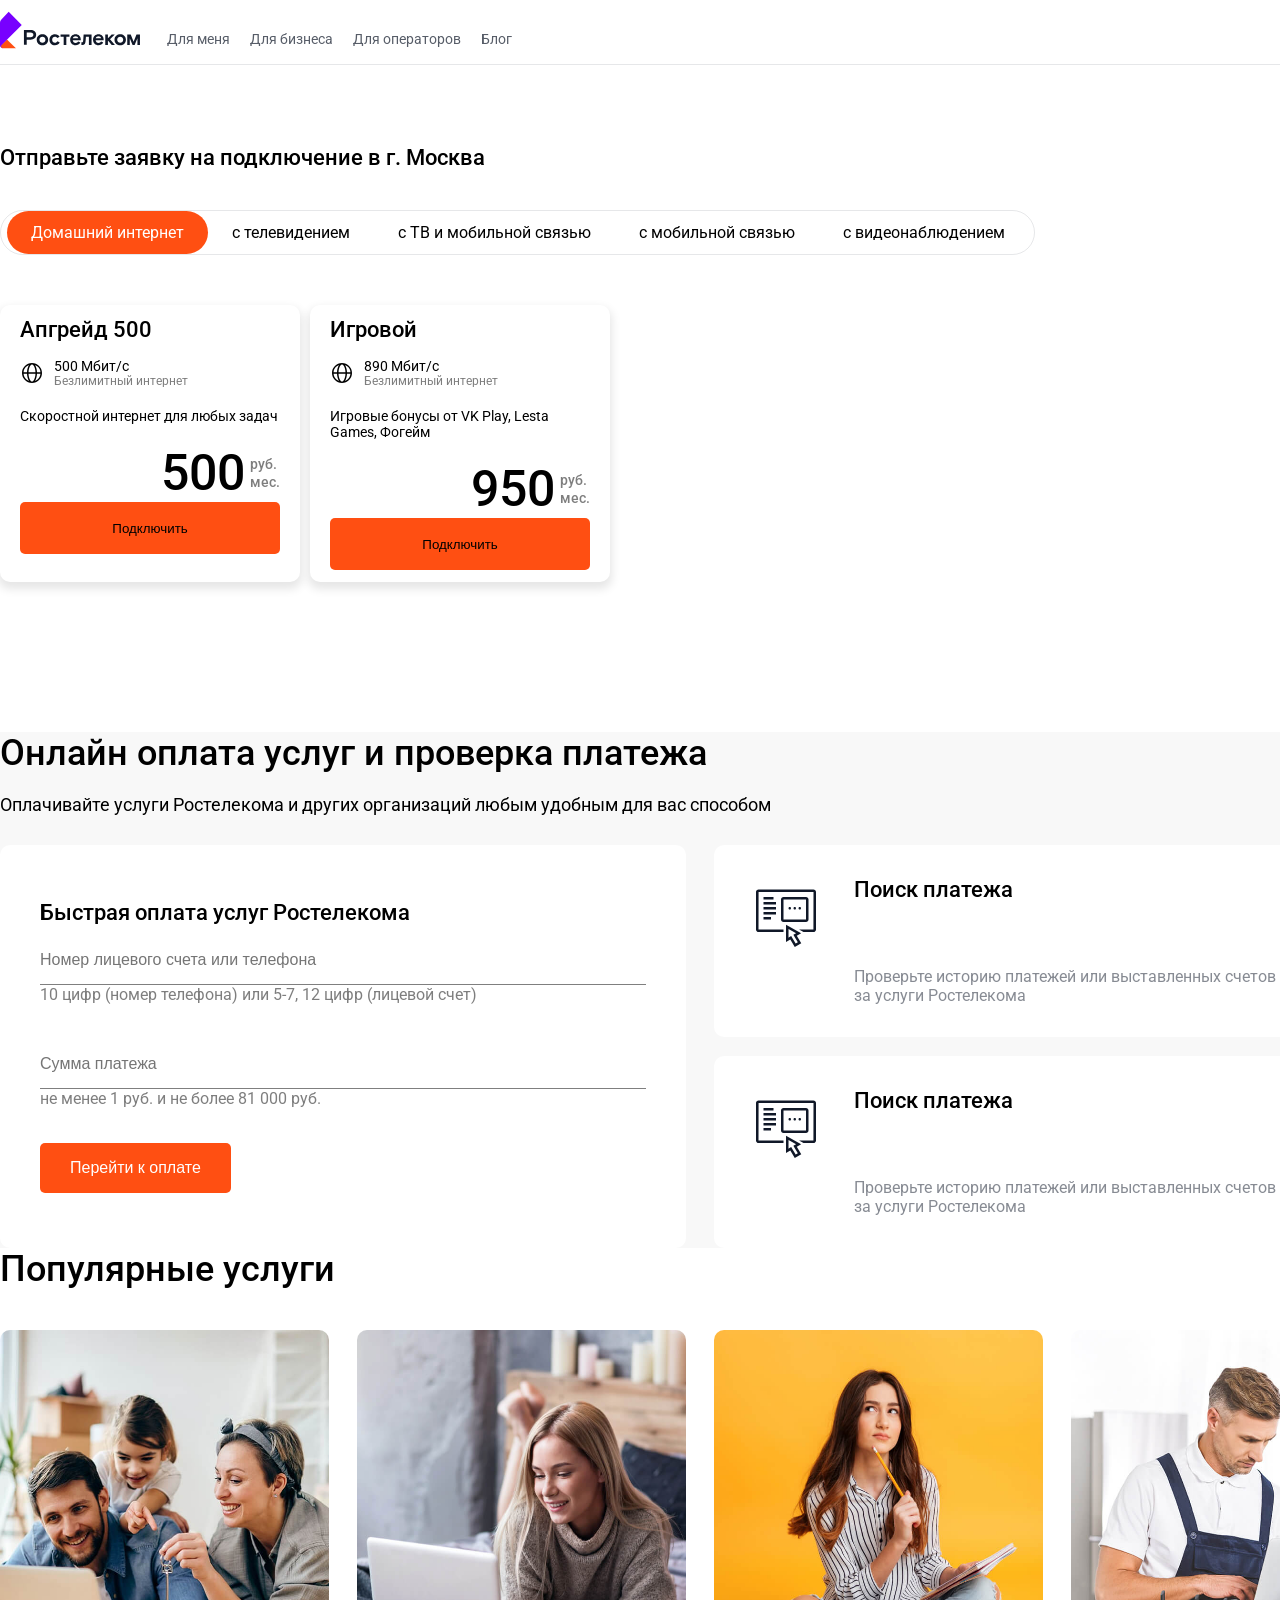
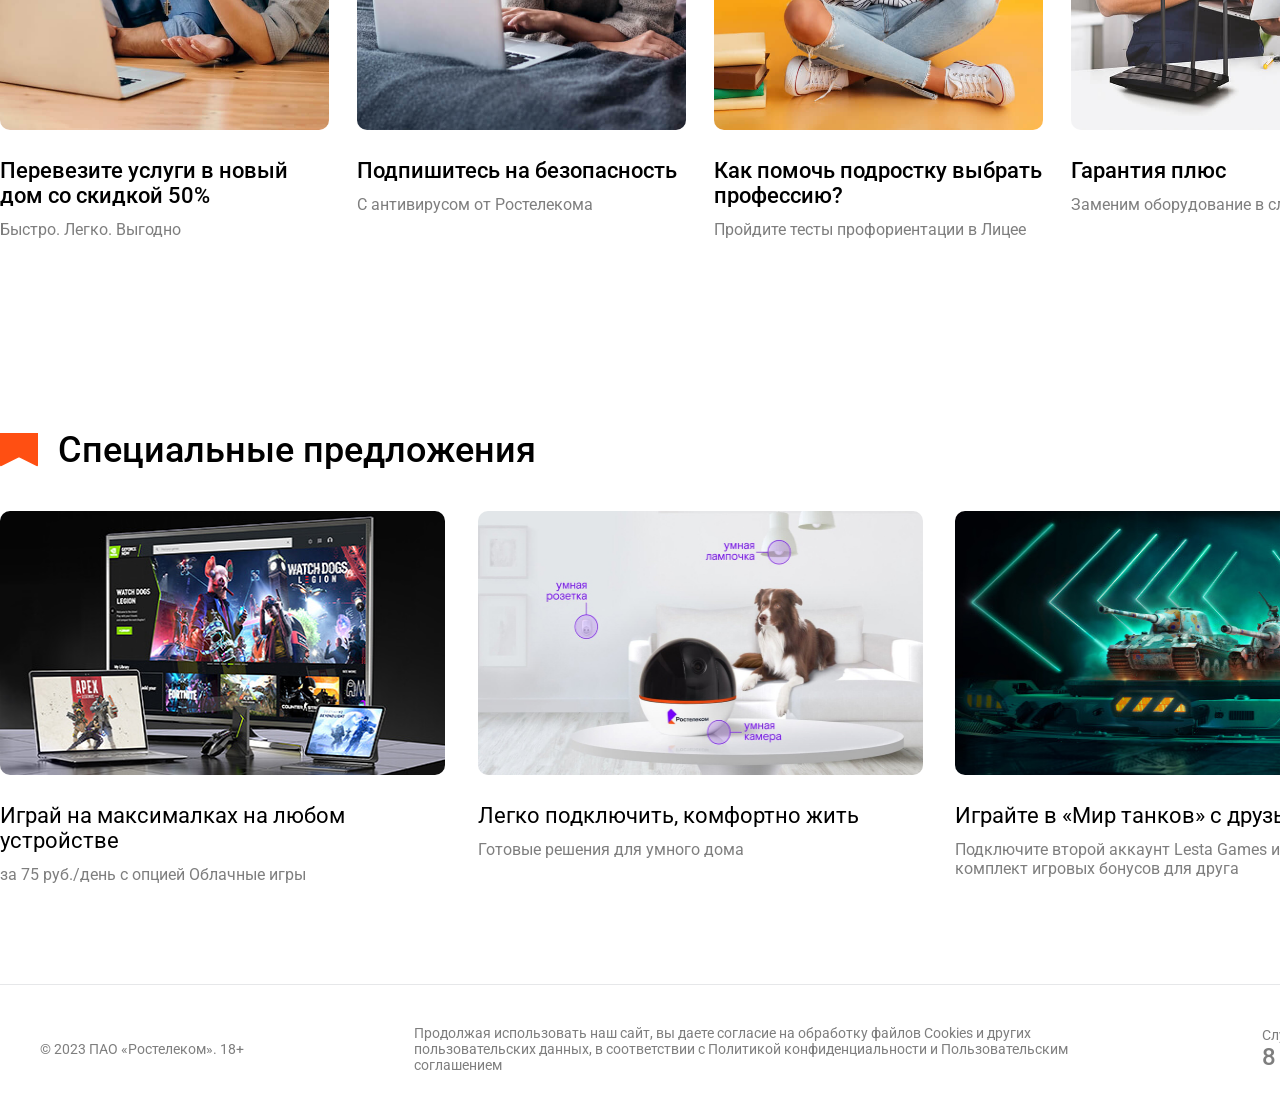
<file: index.html>
<!DOCTYPE html>
<html lang="en, Ru">
  <head>
    <meta charset="UTF-8" />
    <meta http-equiv="X-UA-Compatible" content="IE=edge" />
    <meta name="viewport" content="width=device-width, initial-scale=1.0" />
    <title>Document</title>

    <link rel="stylesheet" href="./index.css" />
  </head>
  <body>
    <header>
      <div class="wrapper">
        <div class="header_content">
          <div class="logo">
            <a href="./index.html">
              <img width="140px" height="40px" src="./src/logo.svg" alt=""
            /></a>
          </div>
          <div class="header_nav">
            <a href="./login.html">Для меня</a>
            <a href="./login.html">Для бизнеса</a>
            <a href="./login.html">Для операторов</a>
            <a href="./login.html">Блог</a>
          </div>
        </div>
      </div>
    </header>
    <main>
      <div class="wrapper">
        <div class="title">
          <p>Отправьте заявку на подключение в г. Москва</p>
        </div>
        <div class="selector">
          <p>Домашний интернет</p>
          <p>с телевидением</p>
          <p>с ТВ и мобильной связью</p>
          <p>с мобильной связью</p>
          <p>с видеонаблюдением</p>
        </div>
        <div class="cards">
          <div class="item">
            <p>Апгрейд 500</p>
            <div class="name_rate">
              <img src="./src/browse.svg" alt="" />
              <div class="advantages">
                <p>500 Мбит/с</p>
                <p>Безлимитный интернет</p>
              </div>
            </div>
            <div class="card_desc">
              <p>Скоростной интернет для любых задач</p>
            </div>
            <div class="card_price">
              <p>500</p>
              <div class="wrapp">
                <div class="card_price-info-item">
                  <p>руб.</p>
                </div>
                <div class="card_price-info-item">
                  <p>мес.</p>
                </div>
              </div>
            </div>
            <button><a href="./login.html">Подключить</a></button>
          </div>
          <div class="item">
            <p>Игровой</p>
            <div class="name_rate">
              <img src="./src/browse.svg" alt="" />
              <div class="advantages">
                <p>890 Мбит/с</p>
                <p>Безлимитный интернет</p>
              </div>
            </div>
            <div class="card_desc">
              <p>Игровые бонусы от VK Play, Lesta Games, Фогейм</p>
            </div>
            <div class="card_price">
              <p>950</p>
              <div class="wrapp">
                <div class="card_price-info-item">
                  <p>руб.</p>
                </div>
                <div class="card_price-info-item">
                  <p>мес.</p>
                </div>
              </div>
            </div>
            <button>Подключить</button>
          </div>
        </div>
      </div>
    </main>

    <div class="payment">
      <div class="wrapper">
        <div class="title">
          <p>Онлайн оплата услуг и проверка платежа</p>
          <p class="desc">
            Оплачивайте услуги Ростелекома и других организаций любым удобным
            для вас способом
          </p>
        </div>
        <div class="payment_cards">
          <div class="form_payment">
            <div class="input_form">
              <p class="title">Быстрая оплата услуг Ростелекома</p>
              <div class="form">
                <input
                  type="text"
                  placeholder="Номер лицевого счета или телефона"
                  spellcheck="true"
                />
                <p class="u_in">
                  10 цифр (номер телефона) или 5-7, 12 цифр (лицевой счет)
                </p>
                <input
                  type="text"
                  placeholder="Сумма платежа"
                  spellcheck="true"
                />
                <p class="u_in">не менее 1 руб. и не более 81 000 руб.</p>
              </div>
              <button>Перейти к оплате</button>
            </div>
          </div>
          <div class="aside_items">
            <div class="aside_card">
              <img
                width="80px"
                height="80px"
                src="./src/search_payment.svg"
                alt=""
              />
              <div class="aside_card-content">
                <p>Поиск платежа</p>
                <p>
                  Проверьте историю платежей или выставленных счетов за услуги
                  Ростелекома
                </p>
              </div>
            </div>
            <div class="aside_card">
              <img
                width="80px"
                height="80px"
                src="./src/search_payment.svg"
                alt=""
              />
              <div class="aside_card-content">
                <p>Поиск платежа</p>
                <p>
                  Проверьте историю платежей или выставленных счетов за услуги
                  Ростелекома
                </p>
              </div>
            </div>
          </div>
        </div>
      </div>
    </div>

    <div class="popular_services">
      <div class="wrapper">
        <div class="title">
          <p>Популярные услуги</p>
        </div>
        <div class="services_cards">
          <div class="service_item">
            <img
              width="329px"
              height="400px"
              src="./src/services_item1.jpg"
              alt=""
            />
            <div class="content">
              <p class="image_content">
                Перевезите услуги в новый дом со скидкой 50%
              </p>
              <p class="image_content-par">Быстро. Легко. Выгодно</p>
            </div>
          </div>
          <div class="service_item">
            <img
              width="329px"
              height="400px"
              src="./src/services_item2.jpg"
              alt=""
            />
            <div class="content">
              <p class="image_content">Подпишитесь на безопасность</p>
              <p class="image_content-par">С антивирусом от Ростелекома</p>
            </div>
          </div>
          <div class="service_item">
            <img
              width="329px"
              height="400px"
              src="./src/services_item3.jpg"
              alt=""
            />
            <div class="content">
              <p class="image_content">
                Как помочь подростку выбрать профессию?
              </p>
              <p class="image_content-par">
                Пройдите тесты профориентации в Лицее
              </p>
            </div>
          </div>
          <div class="service_item">
            <img
              width="329px"
              height="400px"
              src="./src/services_item4.jpg"
              alt=""
            />
            <div class="content">
              <p class="image_content">Гарантия плюс</p>
              <p class="image_content-par">
                Заменим оборудование в случае поломки
              </p>
            </div>
          </div>
        </div>
      </div>
    </div>

    <div class="special_offer">
      <div class="wrapper">
        <div class="title">
          <img width="38px" height="38px" src="./src/custom_flag.svg" alt="" />
          <p>Специальные предложения</p>
        </div>
        <div class="offer_cards">
          <div class="offer_item">
            <img
              width="445px"
              height="264px"
              src="./src/offer_card1.jpg"
              alt=""
            />
            <div class="image_content">
              <p>Играй на максималках на любом устройстве</p>
            </div>
            <div class="image_content-par">
              <p>за 75 руб./день с опцией Облачные игры</p>
            </div>
          </div>
          <div class="offer_item">
            <img
              width="445px"
              height="264px"
              src="./src/offer_card2.jpg"
              alt=""
            />
            <div class="image_content">
              <p>Легко подключить, комфортно жить</p>
            </div>
            <div class="image_content-par">
              <p>Готовые решения для умного дома</p>
            </div>
          </div>
          <div class="offer_item">
            <img
              width="445px"
              height="264px"
              src="./src/offer_card3.jpg"
              alt=""
            />
            <div class="image_content">
              <p>Играйте в «Мир танков» с друзьями</p>
            </div>
            <div class="image_content-par">
              <p>
                Подключите второй аккаунт Lesta Games и получите весь комплект
                игровых бонусов для друга
              </p>
            </div>
          </div>
        </div>
      </div>
    </div>

    <footer>
      <div class="wrapper">
        <div class="footer_content">
          <p>© 2023 ПАО «Ростелеком». 18+</p>
          <p>
            Продолжая использовать наш сайт, вы даете согласие на обработку
            файлов Cookies и других пользовательских данных, в соответствии с
            Политикой конфиденциальности и Пользовательским соглашением
          </p>
          <p>
            Служба поддержки <br />
            <span>8 800 100 0 800</span>
          </p>
        </div>
      </div>
    </footer>
  </body>
</html>
</file>
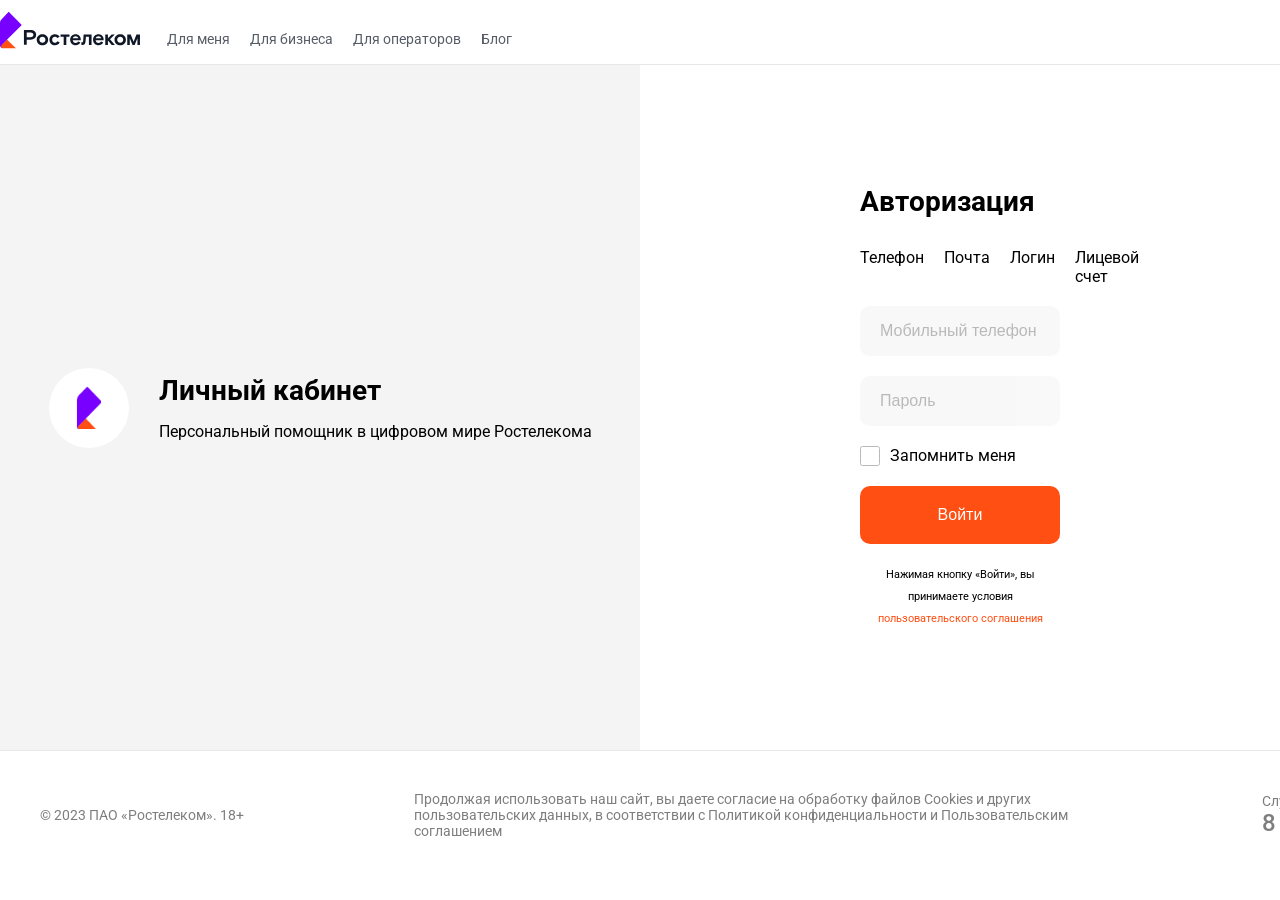
<file: login.html>
<!DOCTYPE html>
<html lang="en">
  <head>
    <meta charset="UTF-8" />
    <meta http-equiv="X-UA-Compatible" content="IE=edge" />
    <meta name="viewport" content="width=device-width, initial-scale=1.0" />
    <title>Document</title>
    <link rel="stylesheet" href="./index.css" />
  </head>
  <body>
    <header>
      <div class="wrapper">
        <div class="header_content">
          <div class="logo">
            <a href="./index.html">
              <img width="140px" height="40px" src="./src/logo.svg" alt=""
            /></a>
          </div>
          <div class="header_nav">
            <a href="./login.html">Для меня</a>
            <a href="./login.html">Для бизнеса</a>
            <a href="./login.html">Для операторов</a>
            <a href="./login.html">Блог</a>
          </div>
        </div>
      </div>
    </header>

    <main class="login_main">
      <div class="left_block">
        <div class="icon">
          <img width="25px" height="43px" src="./src/icon_logo.png" alt="" />
        </div>
        <div class="content">
          <p>Личный кабинет</p>
          <p class="desc">Персональный помощник в цифровом мире Ростелекома</p>
        </div>
      </div>
      <div class="rigth_block">
        <div class="title">
          <p>Авторизация</p>
        </div>
        <div class="selector">
          <p>Телефон</p>
          <p>Почта</p>
          <p>Логин</p>
          <p>Лицевой счет</p>
        </div>
        <input type="text" placeholder="Мобильный телефон" spellcheck="true" />
        <input type="text" placeholder="Пароль" spellcheck="true" />
        <div class="navigator">
          <input type="checkbox" />
          <p>Запомнить меня</p>
        </div>
        <button>Войти</button>
        <p class="last">
          Нажимая кнопку «Войти», вы принимаете условия
          <span>пользовательского соглашения</span>
        </p>
      </div>
    </main>

    <footer>
      <div class="wrapper">
        <div class="footer_content">
          <p>© 2023 ПАО «Ростелеком». 18+</p>
          <p>
            Продолжая использовать наш сайт, вы даете согласие на обработку
            файлов Cookies и других пользовательских данных, в соответствии с
            Политикой конфиденциальности и Пользовательским соглашением
          </p>
          <p>
            Служба поддержки <br />
            <span>8 800 100 0 800</span>
          </p>
        </div>
      </div>
    </footer>
  </body>
</html>
</file>
<file: index.css>
@import url("https://fonts.googleapis.com/css2?family=Roboto:wght@100;300;400;500;700;900&display=swap");
* {
  margin: 0;
  padding: 0;
  box-sizing: border-box;
}

body {
  font-family: "Roboto", sans-serif;
}
body input {
  outline: none;
}
body .wrapper {
  width: 1400px;
  margin: 0 auto;
}
body a {
  text-decoration: none;
  color: inherit;
}
body header {
  border-bottom: 1px solid rgba(16, 24, 40, 0.1);
  padding-bottom: 11px;
}
body header .wrapper .header_content {
  margin-top: 10px;
  display: flex;
  align-items: center;
  font-size: 14px;
  font-weight: 400;
}
body header .wrapper .header_content .header_nav {
  color: #575D68;
  padding-top: 15px;
  margin-left: 27px;
  display: flex;
  gap: 20px;
}
body main .wrapper .title {
  margin-top: 80px;
  font-size: 22px;
  font-weight: 500;
}
body main .wrapper .selector {
  width: 1035px;
  justify-content: center;
  align-items: center;
  margin-top: 40px;
  display: flex;
  border-radius: 50px;
  border: 1px solid rgba(16, 24, 40, 0.1);
}
body main .wrapper .selector p {
  cursor: pointer;
  transition: all 0.1s ease-in;
  padding: 12px 24px;
}
body main .wrapper .selector p:hover {
  color: #ff4f12;
}
body main .wrapper .selector :first-child {
  background-color: #ff4f12;
  border-radius: 50px;
  color: #fff;
}
body main .wrapper .selector :first-child:hover {
  color: #fff;
}
body main .wrapper .cards {
  margin-top: 50px;
  display: flex;
  gap: 10px;
  flex-wrap: wrap;
}
body main .wrapper .cards .item {
  border-radius: 10px;
  width: 300px;
  padding: 12px 20px;
  box-shadow: 0px 5px 10px 2px rgba(0, 0, 0, 0.1);
  font-size: 22px;
  font-weight: 500;
}
body main .wrapper .cards .item .name_rate {
  align-items: center;
  display: flex;
  gap: 10px;
  margin-top: 16px;
}
body main .wrapper .cards .item .name_rate .advantages {
  font-size: 14px;
  font-weight: 400;
}
body main .wrapper .cards .item .name_rate .advantages :last-child {
  font-size: 12px;
  opacity: 0.5;
}
body main .wrapper .cards .item .card_desc {
  margin: 20px 0;
  font-size: 14px;
  font-weight: 400;
}
body main .wrapper .cards .item .card_price {
  justify-content: end;
  font-size: 50px;
  display: flex;
  align-items: center;
}
body main .wrapper .cards .item .card_price .wrapp {
  margin-left: 5px;
  font-size: 14px;
  opacity: 0.5;
  display: flex;
  gap: 2px;
  flex-direction: column;
}
body main .wrapper .cards .item button {
  width: 100%;
  height: 52px;
  background-color: #ff4f12;
  border: none;
  cursor: pointer;
  border-radius: 5px;
}
body .payment {
  background-color: #f8f8f8;
  margin-top: 150px;
}
body .payment .wrapper .title {
  font-size: 36px;
  font-weight: 500;
}
body .payment .wrapper .title .desc {
  margin-top: 20px;
  font-size: 18px;
  font-weight: 400;
}
body .payment .wrapper .payment_cards {
  margin-top: 30px;
  justify-content: space-between;
  display: flex;
  flex-wrap: wrap;
}
body .payment .wrapper .payment_cards .form_payment {
  background-color: #fff;
  width: 49%;
  padding: 55px 40px;
  border-radius: 10px;
}
body .payment .wrapper .payment_cards .form_payment .input_form .title {
  font-size: 22px;
  font-weight: 500;
}
body .payment .wrapper .payment_cards .form_payment .input_form .form {
  margin-top: 10px;
}
body .payment .wrapper .payment_cards .form_payment .input_form .form input {
  width: 100%;
  height: 50px;
  border: none;
  border-bottom: 1px solid rgba(0, 0, 0, 0.5);
  font-size: 16px;
  color: rgba(16, 24, 40, 0.7);
}
body .payment .wrapper .payment_cards .form_payment .input_form .form .u_in {
  margin-bottom: 35px;
  opacity: 0.5;
}
body .payment .wrapper .payment_cards .form_payment .input_form button {
  background-color: #ff4f12;
  padding: 16px 30px;
  border: none;
  font-size: 16px;
  color: #fff;
  border-radius: 5px;
}
body .payment .wrapper .payment_cards .aside_items {
  width: 49%;
  display: flex;
  flex-direction: column;
  justify-content: space-between;
}
body .payment .wrapper .payment_cards .aside_items .aside_card {
  height: 192px;
  background-color: #fff;
  border-radius: 10px;
  padding: 32px 52px 32px 32px;
  display: flex;
  gap: 28px;
}
body .payment .wrapper .payment_cards .aside_items .aside_card .aside_card-content {
  display: flex;
  flex-direction: column;
  justify-content: space-between;
  font-size: 16px;
  font-weight: 400;
  color: rgba(16, 24, 40, 0.5);
}
body .payment .wrapper .payment_cards .aside_items .aside_card .aside_card-content :first-child {
  font-size: 22px;
  font-weight: 500;
  color: #000;
}
body .popular_services .wrapper .title {
  font-size: 36px;
  font-weight: 500;
}
body .popular_services .wrapper .services_cards {
  display: flex;
  justify-content: space-between;
}
body .popular_services .wrapper .services_cards .service_item {
  margin-top: 40px;
  width: 329px;
}
body .popular_services .wrapper .services_cards .service_item img {
  border-radius: 10px;
}
body .popular_services .wrapper .services_cards .service_item .content .image_content {
  margin-top: 24px;
  font-size: 22px;
  font-weight: 500;
}
body .popular_services .wrapper .services_cards .service_item .content .image_content-par {
  margin-top: 12px;
  font-size: 16px;
  opacity: 0.5;
  font-weight: 400;
}
body .special_offer {
  margin-top: 190px;
  margin-bottom: 100px;
}
body .special_offer .wrapper .title {
  display: flex;
  align-items: center;
  gap: 20px;
  font-size: 36px;
  font-weight: 500;
}
body .special_offer .wrapper .offer_cards {
  display: flex;
  justify-content: space-between;
  margin-top: 40px;
}
body .special_offer .wrapper .offer_cards .offer_item {
  width: 445px;
}
body .special_offer .wrapper .offer_cards .offer_item img {
  border-radius: 10px;
}
body .special_offer .wrapper .offer_cards .offer_item .image_content {
  margin-top: 24px;
  font-size: 22px;
}
body .special_offer .wrapper .offer_cards .offer_item .image_content-par {
  margin-top: 12px;
  font-size: 16px;
  opacity: 0.5;
}
body .login_main {
  display: flex;
}
body .login_main .left_block {
  display: flex;
  align-items: center;
  background-color: #f4f4f5;
  width: 50%;
  justify-content: center;
  font-size: 28px;
  font-weight: 700;
  gap: 30px;
}
body .login_main .left_block .desc {
  margin-top: 15px;
  font-size: 16px;
  font-weight: 400;
}
body .login_main .left_block .icon {
  width: 80px;
  height: 80px;
  display: flex;
  align-items: center;
  justify-content: center;
  border-radius: 100px;
  background-color: #fff;
}
body .login_main .left_block .content {
  display: flex;
  flex-direction: column;
  justify-content: space-between;
}
body .login_main .rigth_block {
  padding: 120px 220px;
  width: 50%;
}
body .login_main .rigth_block .title {
  font-size: 28px;
  font-weight: 700;
}
body .login_main .rigth_block .selector {
  margin-top: 30px;
  margin-bottom: 20px;
  display: flex;
  gap: 20px;
}
body .login_main .rigth_block input {
  width: 100%;
  height: 50px;
  background-color: #f3f3f3;
  border: none;
  margin-bottom: 20px;
  padding-left: 20px;
  border-radius: 10px;
  font-size: 16px;
  opacity: 0.5;
}
body .login_main .rigth_block .navigator {
  display: flex;
  gap: 10px;
  font-size: 16px;
}
body .login_main .rigth_block .navigator input {
  height: 20px;
  width: 20px;
}
body .login_main .rigth_block button {
  border: none;
  border-radius: 10px;
  padding: 20px;
  width: 100%;
  background-color: #ff4f12;
  color: #fff;
  font-size: 16px;
  font-weight: 500;
}
body .login_main .rigth_block .last {
  margin-top: 20px;
  font-size: 11px;
  text-align: center;
  line-height: 22px;
}
body .login_main .rigth_block .last span {
  color: #ff4f12;
}
body footer {
  border-top: 1px solid rgba(16, 24, 40, 0.1);
  padding: 40px;
}
body footer .wrapper .footer_content {
  display: flex;
  align-items: center;
  justify-content: space-between;
  opacity: 0.5;
  font-size: 14px;
  font-weight: 400;
}
body footer .wrapper .footer_content :nth-child(2) {
  width: 678px;
}
body footer .wrapper .footer_content span {
  opacity: 1;
  font-size: 24px;
  font-weight: 500;
}/*# sourceMappingURL=index.css.map */
</file>
